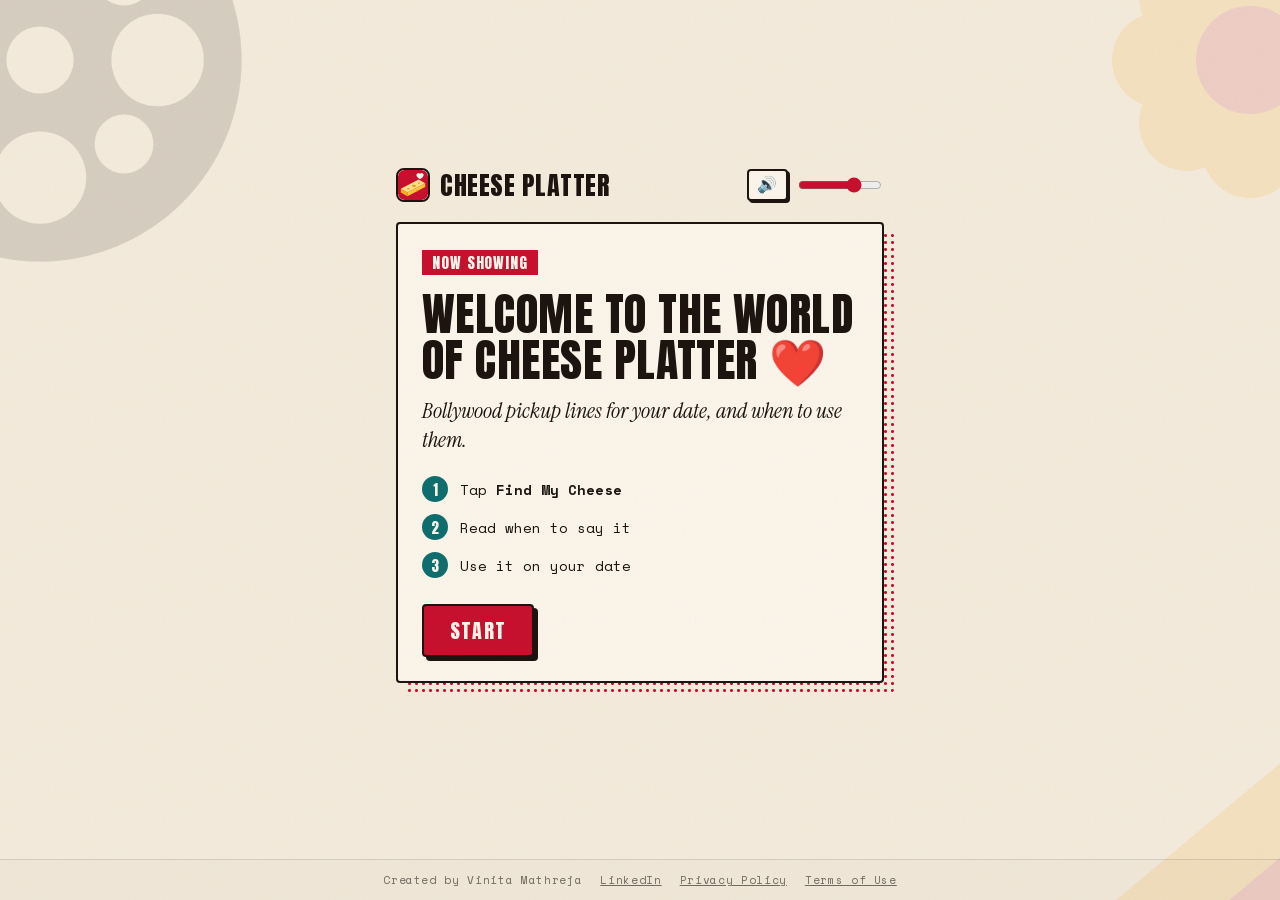
<file: index.html>
<!doctype html>
<html lang="en">
<head>
<meta charset="utf-8">
<meta name="viewport" content="width=device-width, initial-scale=1">
<title>Cheese Platter | Bollywood Pickup Lines for Your Date</title>
<meta name="description" content="Cheese Platter serves 100+ cheesy Bollywood pickup lines and filmy dialogues, with exactly when to use them on a date. Tap Find My Cheese and flirt like it's a Yash Raj film.">
<meta name="keywords" content="Bollywood pickup lines, filmy dialogues, Hindi pickup lines, Hinglish flirting lines, Bollywood dialogues for date, cheesy pickup lines, SRK dialogues, romantic Bollywood lines">
<meta name="author" content="Vinita Mathreja">
<meta name="robots" content="index, follow, max-image-preview:large">
<meta name="theme-color" content="#f4ebdc">
<link rel="canonical" href="https://cheese-platter.vercel.app/">
<link rel="icon" href="/favicon.svg" type="image/svg+xml">
<link rel="icon" href="/favicon-32.png" sizes="32x32" type="image/png">
<link rel="apple-touch-icon" href="/apple-touch-icon.png">

<meta property="og:type" content="website">
<meta property="og:site_name" content="Cheese Platter">
<meta property="og:title" content="Cheese Platter | Bollywood Pickup Lines for Your Date">
<meta property="og:description" content="Tu cheez badi hai mast mast. Tap Find My Cheese for a filmy Bollywood line, and exactly when to drop it on your date.">
<meta property="og:url" content="https://cheese-platter.vercel.app/">
<meta property="og:image" content="https://cheese-platter.vercel.app/og.png">
<meta property="og:image:width" content="1200">
<meta property="og:image:height" content="630">
<meta property="og:image:alt" content="Cheese Platter, Bollywood pickup lines for your date">
<meta name="twitter:card" content="summary_large_image">
<meta name="twitter:title" content="Cheese Platter | Bollywood Pickup Lines for Your Date">
<meta name="twitter:description" content="Tap Find My Cheese for a filmy Bollywood line, and exactly when to drop it on your date.">
<meta name="twitter:image" content="https://cheese-platter.vercel.app/og.png">

<script type="application/ld+json">
{
  "@context": "https://schema.org",
  "@type": "WebApplication",
  "name": "Cheese Platter",
  "alternateName": "Tu Cheez Badi Hai Mast Mast",
  "url": "https://cheese-platter.vercel.app/",
  "description": "A randomizer of 100+ cheesy Bollywood pickup lines and filmy dialogues, each with the movie it's from and when to use it on a date.",
  "applicationCategory": "EntertainmentApplication",
  "operatingSystem": "Any",
  "inLanguage": ["en", "hi"],
  "isAccessibleForFree": true,
  "offers": { "@type": "Offer", "price": "0", "priceCurrency": "USD" },
  "image": "https://cheese-platter.vercel.app/og.png",
  "author": { "@type": "Person", "name": "Vinita Mathreja", "sameAs": ["https://www.linkedin.com/in/vinitamathreja/"] }
}
</script>

<link rel="stylesheet" href="/fonts/fonts.css">
<style>
  :root {
    --paper:#f4ebdc; --paper-hi:#fbf5ea; --ink:#1d1410; --dim:#6b5a4c;
    --red:#c8102e; --saffron:#f29f05; --teal:#0f6e6e;
    --display:"Anton",Impact,"Arial Narrow",sans-serif;
    --serif:"Instrument Serif",Georgia,serif;
    --mono:"Space Mono",ui-monospace,Menlo,monospace;
  }
  * { box-sizing:border-box; }
  html { overflow-x:hidden; }
  body { margin:0; min-height:100vh; background:var(--paper); color:var(--ink); font-family:var(--mono);
         display:flex; flex-direction:column; align-items:center; overflow-x:hidden; }
  /* Paper grain */
  body::after { content:""; position:fixed; inset:0; pointer-events:none; z-index:5; opacity:.06; mix-blend-mode:multiply;
    background-image:url("data:image/svg+xml,%3Csvg xmlns='http://www.w3.org/2000/svg' width='200' height='200'%3E%3Cfilter id='n'%3E%3CfeTurbulence type='fractalNoise' baseFrequency='.85' numOctaves='3' stitchTiles='stitch'/%3E%3C/filter%3E%3Crect width='100%25' height='100%25' filter='url(%23n)'/%3E%3C/svg%3E"); }
  main { flex:1; width:100%; max-width:520px; display:flex; flex-direction:column; justify-content:center; padding:24px 16px 32px; position:relative; z-index:2; }
  [hidden] { display:none !important; }

  .top { display:flex; align-items:center; justify-content:space-between; gap:12px; margin:0 0 20px; }
  .sound { display:flex; align-items:center; gap:8px; }
  .sound button { font:16px/1 system-ui; padding:6px 8px; background:var(--paper-hi); color:var(--ink); box-shadow:2px 2px 0 var(--ink); }
  .sound button:active { transform:translate(2px,2px); box-shadow:none; }
  .sound input { width:84px; accent-color:var(--red); }
  h1 { margin:0; font:400 26px/1 var(--display); letter-spacing:.02em; text-transform:uppercase; display:flex; align-items:center; gap:10px; }
  h1 img { width:34px; height:34px; border:2px solid var(--ink); border-radius:8px; }

  /* isolate: keeps the halftone behind the paper even while the card animates */
  .card { position:relative; isolation:isolate; border-radius:4px; padding:28px 26px 26px; }
  .card::after { content:""; position:absolute; inset:0; z-index:-1; background:var(--paper-hi); border:2px solid var(--ink); border-radius:4px; }
  /* Halftone shadow instead of glow */
  .card::before { content:""; position:absolute; inset:0; transform:translate(10px,10px); z-index:-1; border-radius:4px;
    background:radial-gradient(var(--red) 1.3px, transparent 1.6px) 0 0/7px 7px; }
  .tag { display:inline-block; margin:0; padding:5px 10px 4px; background:var(--red); color:var(--paper-hi);
         font:400 15px/1.1 var(--display); letter-spacing:.06em; text-transform:uppercase; }

  .result { margin:22px 0 24px; min-height:180px; display:flex; flex-direction:column; justify-content:center; }
  .line { margin:0; font:400 clamp(30px,8vw,40px)/1.12 var(--serif); letter-spacing:-.01em; text-wrap:balance; }
  .credit { margin:12px 0 0; font-size:11px; letter-spacing:.2em; text-transform:uppercase; color:var(--dim); }
  .credit:empty, .note[hidden] { display:none; }
  .note { margin:20px 0 0; padding-top:14px; border-top:1px dashed rgba(29,20,16,.35); }
  .note b { display:block; font-size:10px; letter-spacing:.2em; text-transform:uppercase; color:var(--teal); margin-bottom:4px; }
  .note p { margin:0; font-size:13.5px; line-height:1.55; color:var(--dim); }
  .meter { display:flex; align-items:center; gap:8px; margin-top:12px; font-size:10px; letter-spacing:.2em; text-transform:uppercase; color:var(--dim); }
  .meter i { display:block; width:10px; height:10px; border:1.5px solid var(--ink); }
  .meter i.on { background:var(--saffron); }

  .spinning .line { opacity:.4; }
  .spinning .credit, .spinning .note { visibility:hidden; }
  .landed { animation:snap .55s cubic-bezier(.34,1.56,.64,1); }
  @keyframes snap { 0%{transform:translateY(-14px) rotate(-1.5deg)} 100%{transform:none} }

  button { font:400 20px/1 var(--display); letter-spacing:.06em; text-transform:uppercase; cursor:pointer;
           padding:15px 26px 14px; border:2px solid var(--ink); border-radius:4px; background:var(--red); color:var(--paper-hi);
           box-shadow:4px 4px 0 var(--ink); transition:transform .08s, box-shadow .08s; }
  button:active { transform:translate(4px,4px); box-shadow:0 0 0 var(--ink); }
  button:disabled { cursor:progress; }
  button:focus-visible, a:focus-visible, summary:focus-visible { outline:3px solid var(--saffron); outline-offset:3px; }

  /* Splash */
  .splash .title { margin:16px 0 0; font:400 clamp(34px,9vw,46px)/1 var(--display); text-transform:uppercase; letter-spacing:.01em; }
  .splash .lede { margin:14px 0 22px; font:italic 400 22px/1.3 var(--serif); }
  .steps { list-style:none; margin:0 0 26px; padding:0; display:grid; gap:12px; font-size:14px; counter-reset:s; }
  .steps li { display:flex; align-items:center; gap:12px; counter-increment:s; }
  .steps li::before { content:counter(s); flex:none; width:26px; height:26px; display:grid; place-items:center;
                      font:400 15px/1 var(--display); color:var(--paper-hi); background:var(--teal); border-radius:50%; }

  details { margin-top:36px; border-top:2px solid var(--ink); }
  summary { cursor:pointer; padding:14px 0; font:400 18px/1 var(--display); letter-spacing:.04em; text-transform:uppercase; }
  details h2 { font-size:11px; letter-spacing:.2em; text-transform:uppercase; color:var(--red); margin:24px 0 6px; }
  details ul { list-style:none; padding:0; margin:0; }
  details li { padding:10px 0; border-top:1px dashed rgba(29,20,16,.25); font:400 19px/1.3 var(--serif); }

  footer { position:relative; z-index:2; width:100%; border-top:1px solid rgba(29,20,16,.2); background:rgba(29,20,16,.03);
           font-size:11px; letter-spacing:.06em; opacity:.6; padding:12px 16px; }
  footer:hover, footer:focus-within { opacity:1; }
  footer nav { display:flex; flex-wrap:wrap; justify-content:center; gap:4px 18px; }
  footer a { color:inherit; }

  /* Slow, big, mostly offscreen props, never over the content column */
  #deco { position:fixed; inset:0; pointer-events:none; z-index:0; overflow:hidden; }
  #deco svg { position:absolute; opacity:.13; }
  .reel { width:420px; top:-150px; left:-170px; animation:spin 80s linear infinite; }
  .marigold { width:300px; top:-90px; right:-120px; animation:spin 120s linear infinite reverse; }
  .wedge { width:340px; bottom:-110px; right:-120px; transform:rotate(-12deg); }
  @keyframes spin { to { transform:rotate(360deg); } }
  @media (max-width:1000px){ #deco { display:none; } }
  @media (prefers-reduced-motion: reduce){ #deco svg, .landed { animation:none; } }
</style>
</head>
<body>
<div id="deco" aria-hidden="true">
  <svg class="reel" viewBox="0 0 100 100"><circle cx="50" cy="50" r="48" fill="#1d1410"/><circle cx="50" cy="50" r="8" fill="#f4ebdc"/><g fill="#f4ebdc"><circle cx="50" cy="22" r="11"/><circle cx="50" cy="78" r="11"/><circle cx="22" cy="50" r="11"/><circle cx="78" cy="50" r="11"/><circle cx="30" cy="30" r="7"/><circle cx="70" cy="70" r="7"/><circle cx="70" cy="30" r="7"/><circle cx="30" cy="70" r="7"/></g></svg>
  <svg class="marigold" viewBox="0 0 100 100"><g fill="#f29f05"><circle cx="50" cy="20" r="16"/><circle cx="50" cy="80" r="16"/><circle cx="20" cy="50" r="16"/><circle cx="80" cy="50" r="16"/><circle cx="29" cy="29" r="16"/><circle cx="71" cy="71" r="16"/><circle cx="71" cy="29" r="16"/><circle cx="29" cy="71" r="16"/></g><circle cx="50" cy="50" r="18" fill="#c8102e"/></svg>
  <svg class="wedge" viewBox="0 0 64 64"><path d="M6 40 L44 20 L58 28 L20 48 Z" fill="#f29f05"/><path d="M6 40 L20 48 L20 56 L6 48 Z" fill="#1d1410"/><path d="M20 48 L58 28 L58 36 L20 56 Z" fill="#c8102e"/></svg>
</div>

<main>
  <header class="top">
    <h1><img src="/favicon.svg" alt="">Cheese Platter</h1>
    <div class="sound">
      <button id="mute" type="button" aria-pressed="false" aria-label="Mute sound">🔊</button>
      <input id="vol" type="range" min="0" max="1" step="0.05" value="0.7" aria-label="Volume">
    </div>
  </header>

  <section class="card splash" id="splash" aria-labelledby="welcome">
    <p class="tag">Now showing</p>
    <h2 class="title" id="welcome">Welcome to the world of Cheese Platter ❤️</h2>
    <p class="lede">Bollywood pickup lines for your date, and when to use them.</p>
    <ol class="steps">
      <li><span>Tap <b>Find My Cheese</b></span></li>
      <li>Read when to say it</li>
      <li>Use it on your date</li>
    </ol>
    <button id="start">Start</button>
  </section>

  <div id="app" hidden>
  <div class="card" id="card">
    <h2 class="tag">Tu Cheez Badi Hai Mast Mast</h2>
    <div class="result" id="result" aria-live="polite">
      <p class="line" id="line">Your cheese is waiting.</p>
      <p class="credit" id="credit"></p>
      <div class="note" id="note" hidden>
        <b id="label">When to use it</b>
        <p id="when"></p>
        <div class="meter" id="meter"></div>
      </div>
    </div>
    <button id="next">Find My Cheese</button>
  </div>

  <details>
    <summary>See the whole platter</summary>
    <div id="platter">
      <h2>Iconic flirting lines</h2>
      <ul>
        <li data-m="Dilwale Dulhania Le Jayenge" data-w="Vibe: Charming, playful, and unapologetically filmy.">Bade bade deshon mein aisi chhoti chhoti baatein hoti rehti hain, Senorita.</li>
        <li data-m="Dilwale Dulhania Le Jayenge" data-w="Vibe: Flirty confidence. Best delivered with a cheeky grin.">Agar woh mujhse pyaar karti hai, toh palat ke dekhegi… palat!</li>
        <li data-m="Kuch Kuch Hota Hai" data-w="Vibe: Sweet, subtle, and perfect when friendship starts feeling like something more.">Pyaar dosti hai.</li>
        <li data-m="Hasee Toh Phasee" data-w="Vibe: Quirky, geeky, and for someone who appreciates a clever line.">Socho main idea hoti aur tum technology… hamari patang kya mast udti na!</li>
      </ul>

      <h2>SRK level romantic lines</h2>
      <ul>
        <li data-m="Kal Ho Naa Ho" data-w="Vibe: Intense, heartfelt, and slightly dangerous if you're trying to play it cool.">Pyaar toh bahut log karte hain, lekin mere jaisa pyaar koi nahi kar sakta.</li>
        <li data-m="Mohabbatein" data-w="Vibe: Old school romance, delivered with complete sincerity.">Mohabbat mein shartein nahi hoti.</li>
      </ul>

      <h2>Bold, cheeky &amp; slightly cheesy</h2>
      <ul>
        <li data-m="2 States" data-w="Vibe: Personal, cheeky, and much better than a generic you're beautiful.">Tumhare gaal ke til pe dil aa gaya hai mera.</li>
        <li data-m="Jab We Met" data-w="Vibe: Playful philosophy with a little romantic chaos.">Jab koi pyaar mein hota hai, toh koi sahi galat nahi hota.</li>
        <li data-m="Yeh Jawaani Hai Deewani" data-w="Vibe: Flirtation with a confession hiding underneath.">Tum samajhti kyun nahi? Agar main tumhare saath do minute aur raha, toh mujhe tumse pyaar ho jayega.</li>
      </ul>

      <h2>Bollywood lines you can actually text</h2>
      <ul>
        <li data-m="Original, inspired by Bollywood" data-w="The SRK fan.">Tum meri life mein aise aaye ho jaise interval ke baad movie interesting ho jaati hai.</li>
        <li data-m="Original, inspired by Bollywood" data-w="The playful flirt.">Tum Simran ho ya nahi, par mera dil toh Raj banne ki acting kar raha hai.</li>
        <li data-m="Original, inspired by Bollywood" data-w="The cheesy one.">Tumse baat karna meri favourite film hai. Bas problem yeh hai ki iska next episode kab aayega, pata nahi.</li>
        <li data-m="Original, inspired by Bollywood" data-w="The modern romantic.">Mujhe tumhara number nahi, tumhari life mein recurring role chahiye.</li>
        <li data-m="Original, inspired by Bollywood" data-w="The confident one.">Tumhari smile ka trailer dekh liya. Ab full movie dekhne ka mann hai.</li>
        <li data-m="Original, inspired by Bollywood" data-w="The WhatsApp flirt.">Tum online aate ho toh mera dil background mein romantic music bajane lagta hai.</li>
      </ul>

      <h2>The over the top classics (pure cheese)</h2>
      <ul>
        <li data-m="Pakeezah" data-w="Deliver this deadpan when they complain about their feet hurting.">Aapke paon dekhe, bahut haseen hain. Inhe zameen par mat utariyega, maile ho jayenge.</li>
        <li data-m="Hum Dil De Chuke Sanam" data-w="The absolute classic for maintaining intense eye contact.">Agar tum mujhe aise hi dekhte rahe, toh mujhe tumse pyaar ho jayega.</li>
      </ul>

      <h2>The Bollywood tashan (full attitude)</h2>
      <ul>
        <li data-m="Dhadkan" data-w="Say this with completely exaggerated, melodramatic intensity right before leaving.">Tum mujhe bhool jao yeh haq main tumhe nahi doongi.</li>
        <li data-m="Anand" data-w="A dramatic way to suggest extending the date.">Babu moshai, zindagi badi honi chahiye, lambi nahi… aur aaj ki raat toh bilkul choti nahi honi chahiye.</li>
      </ul>

      <h2>Short, sweet &amp; highly filmy</h2>
      <ul>
        <li data-m="Ghulam" data-w="The ultimate retro 90s invitation to go anywhere.">Aati kya Khandala?</li>
        <li data-m="Dil To Pagal Hai" data-w="Use this completely unironically, even if, and especially if, that is not your name.">Rahul, naam toh suna hoga?</li>
      </ul>

      <h2>Meta Bollywood (breaking the 4th wall)</h2>
      <ul>
        <li data-m="Meta Bollywood" data-w="Breaking the 4th wall.">Agar hum kisi Karan Johar ki film mein hote, toh abhi background mein violin baj raha hota aur hawa chal rahi hoti.</li>
        <li data-m="Meta Bollywood" data-w="Breaking the 4th wall.">Let's skip the boring stuff and fast forward to our choreographed dance sequence.</li>
        <li data-m="Meta Bollywood" data-w="Breaking the 4th wall.">Kya tum Yash Raj ki script ho? Kyunki tumhara budget aur looks dono high lag rahe hain.</li>
      </ul>

      <h2>The confident &amp; cheeky openers</h2>
      <ul>
        <li data-m="Jab We Met" data-w="Scenario: When you first sit down, lock eyes, and catch him smiling at you.">Aap convince ho gaye, ya main thoda aur try karun?</li>
        <li data-m="2 States" data-w="Scenario: Drop this completely deadpan the second he does something highly attractive, like ordering your exact favorite drink or pulling out your chair.">Tumse shaadi karne ke liye mujhe kya karna padega?</li>
        <li data-m="Dil To Pagal Hai" data-w="Scenario: When he walks into the cafe looking exceptionally sharp and you greet him.">Kya tum vahi ho jiske baare mein main hamesha sochti hoon?</li>
        <li data-m="Jab We Met (Tweaked)" data-w="Scenario: When he gives you a compliment on your outfit or your vibe.">Main apni favorite hoon… aur ab lagta hai tumhari bhi banne wali hoon.</li>
        <li data-m="Khoobsurat (Tweaked)" data-w="Scenario: A smooth, flattering greeting as soon as he sits at the table.">Tum hamesha aise hi handsome the, ya aaj kuch khaas try kiya hai?</li>
        <li data-m="Dil To Pagal Hai" data-w="Scenario: Say this with exaggerated melodrama when he agrees to share his fries with you.">Mujhe yakeen hai ki main sirf isliye janmi hoon ki tumse pyaar kar sakun.</li>
        <li data-m="Kabhi Khushi Kabhie Gham (Tweaked)" data-w="Scenario: When he takes his jacket off or smiles warmly at you.">Tumhe koi haq nahi banta ki tum itne handsome lago. Not fair.</li>
        <li data-m="Kabhi Khushi Kabhie Gham" data-w="Scenario: If he gets momentarily distracted by the waiter and looks away from you.">Kaun hai yeh jisne mud ke mujhe nahi dekha?</li>
        <li data-m="Hasee Toh Phasee" data-w="Scenario: When you both instantly agree on a very niche topic or a controversial opinion.">Tum oxygen aur main double hydrogen… hamari chemistry ekdum pani ki tarah hai.</li>
        <li data-m="Chennai Express (Tweaked)" data-w="Scenario: Playfully explaining why you ended up matching with him on a dating app.">Main yahan pe aayi nahi hoon, mujhe laya gaya hai… by destiny.</li>
      </ul>

      <h2>The sassy, playful banter</h2>
      <ul>
        <li data-m="Dil To Pagal Hai (Tweaked)" data-w="Scenario: If he formally introduces himself, use this regardless of his actual name.">Rahul, naam toh suna hoga? Or should I just call you mine?</li>
        <li data-m="Maine Pyar Kiya" data-w="Scenario: When he apologizes for being two minutes late or thanks you for a compliment.">Dosti ka ek usool hai, no sorry, no thank you.</li>
        <li data-m="Deewaar (Tweaked)" data-w="Scenario: When bantering about who is going to pay the bill.">Main aaj bhi phenke hue paise nahi uthati… unless you're buying the next round.</li>
        <li data-m="Heropanti" data-w="Scenario: If he complains about the spice level of the food or the distance to the next bar.">Chhoti bacchi ho kya?</li>
        <li data-m="Damini (Tweaked)" data-w="Scenario: If you guys talked online for weeks before he finally planned the date.">Tareekh pe tareekh, tareekh pe tareekh… finally you asked me out.</li>
        <li data-m="Shahenshah (Tweaked)" data-w="Scenario: Establishing playful dominance when picking where to go for dessert.">Rishte mein toh hum tumhare baap lagte hain… par I'll let you lead this date.</li>
        <li data-m="Sholay" data-w="Scenario: If he admits he has never seen your favorite movie or eaten your favorite food.">Isse bada crime toh humne dekha hi nahi.</li>
        <li data-m="Don (Tweaked)" data-w="Scenario: When he asks if he's successfully winning you over.">Don ko pakadna mushkil hi nahi, namumkin hai… but you're doing a good job.</li>
      </ul>

      <h2>Navigating food, drinks &amp; the bill</h2>
      <ul>
        <li data-m="Mr. &amp; Mrs. Khiladi (Tweaked)" data-w="Scenario: When the appetizers arrive and you want to keep the flirting light.">Jab tak samose mein aaloo rahega, mera interest tumme rahega.</li>
        <li data-m="Devdas (Tweaked)" data-w="Scenario: When clinking glasses for the first toast of the evening.">Kaun kambakht bardaasht karne ko peeta hai? Main toh tumhe aur enjoy karne ke liye peeti hoon.</li>
        <li data-m="Singham" data-w="Scenario: Give a mock serious glare if he tries to steal a bite of your dessert without asking.">Aata majhi satakli.</li>
        <li data-m="Damini (Tweaked)" data-w="Scenario: Reaching your hand across the table playfully.">Ye dhai kilo ka haath nahi, mera chota sa haath hai… hold it?</li>
        <li data-m="Karan Arjun (Tweaked)" data-w="Scenario: Staring longingly at the kitchen when you're both starving.">Mere Karan Arjun aayenge… aur mera pasta bhi.</li>
        <li data-m="Bajirao Mastani (Tweaked)" data-w="Scenario: Fiercely and dramatically defending your main course.">Aap humse humari zindagi maang lete hum aapko khushi khushi de dete… par mera pizza nahi.</li>
        <li data-m="Hera Pheri" data-w="Scenario: Whispering this jokingly with a straight face when the check arrives.">Paisa laya?</li>
        <li data-m="Singham" data-w="Scenario: Sliding the cocktail menu over to him to pick the second round.">Aali re aali, aata tujhi baari aali.</li>
        <li data-m="Ram Leela" data-w="Scenario: When deciding if you both should split a really decadent dessert.">Dono taraf se aag barabar lagi honi chahiye.</li>
        <li data-m="Kuch Kuch Hota Hai (Tweaked)" data-w="Scenario: Convincing him to break his diet for the night.">Hum ek baar jeete hain, ek baar marte hain… so let's order the chocolate cake.</li>
        <li data-m="Mr. India" data-w="Scenario: A satisfied sign off when he pays the bill or opens the door for you.">Mogambo khush hua.</li>
      </ul>

      <h2>Sweeping him off his feet</h2>
      <ul>
        <li data-m="Yeh Jawaani Hai Deewani" data-w="Scenario: Lock eyes, say this casually, and immediately take a sip of your drink.">Tumhari smile kitni dangerous hai pata hai? Mere paas dil hota na, teri smile pe pakka aa jaata.</li>
        <li data-m="Yeh Jawaani Hai Deewani (Tweaked)" data-w="Scenario: A great compliment to drop mid conversation when he is talking passionately about something.">Tum pehle bhi itne hi handsome the ya waqt ne kiya koi haseen sitam?</li>
        <li data-m="Om Shanti Om" data-w="Scenario: A cheeky way to admit you were the one who liked his profile first or double texted.">Itni shiddat se maine tumhe paane ki koshish ki hai, ki har zarre ne mujhe tumse milane ki saazish ki hai.</li>
        <li data-m="Aashiqui 2" data-w="Scenario: Use this highly dramatically when he fixes a minor problem, like getting the waiter's attention.">Tumhare ishq se bani hoon main… pehle zinda thi, ab jee rahi hoon main.</li>
        <li data-m="Gully Boy" data-w="Scenario: Spoken softly and genuinely on a late night drive or while holding coffee cups.">Tere bina kisi cheez mein mauj nahi… na chai mein, na life mein.</li>
        <li data-m="Dil Chahta Hai" data-w="Scenario: When he reveals a slightly nerdy, quirky hobby or a guilty pleasure he was shy about.">Koi pyaar kare toh tumse kare, tum jaise ho waise kare.</li>
        <li data-m="Bajirao Mastani (Tweaked)" data-w="Scenario: When he promises he knows a great hidden spot for after dinner drinks.">Cheete ki chaal, baaz ki nazar, aur tumhari choice par sandeh nahi karte.</li>
        <li data-m="Pakeezah (Tweaked)" data-w="Scenario: When he suggests walking a long distance in the heat or cold to the next location.">Aapke paon dekhe, bahut haseen hain. Inhe zameen par mat utariyega, let's take a cab.</li>
        <li data-m="Kuch Kuch Hota Hai" data-w="Scenario: When he does something small but chivalrous, like pulling out your chair or shielding you from traffic.">Kuch kuch hota hai… tum nahi samjhoge.</li>
        <li data-m="Kick (Tweaked)" data-w="Scenario: When he asks a deep, probing question about your personality.">Hum dosti mein aate hain, samajh mein nahi.</li>
        <li data-m="Baazigar" data-w="Scenario: When you deliberately let him win a playful, meaningless argument.">Kabhi kabhi jeetne ke liye kuch haarna bhi padta hai, aur haar kar jeetne wale ko baazigar kehte hain.</li>
        <li data-m="Dilwale Dulhania Le Jayenge (Tweaked)" data-w="Scenario: When convincing him to be spontaneous and go to a random spot after dinner.">Jaa Simran jaa, jee le apni zindagi… mere saath.</li>
      </ul>

      <h2>Leaving a mark (the end of the night)</h2>
      <ul>
        <li data-m="Anand (Tweaked)" data-w="Scenario: Smoothly suggesting you extend the night instead of going home.">Babu moshai, zindagi badi honi chahiye, lambi nahi… aur yeh date bhi.</li>
        <li data-m="Dhadkan" data-w="Scenario: Whisper this intensely right before you hug him goodbye.">Main tumhe bhool jaon yeh ho nahi sakta, aur tum mujhe bhool jao yeh main hone nahi doongi.</li>
        <li data-m="Om Shanti Om" data-w="Scenario: When he asks if you want to call it a night, but you want to grab ice cream.">Picture abhi baaki hai mere dost.</li>
        <li data-m="Dilwale Dulhania Le Jayenge" data-w="Scenario: Say this audibly to yourself as he walks you to your cab and turns back around to look at you.">Palat… Palat… Palat.</li>
        <li data-m="Deewaar" data-w="Scenario: When you finally tell him that you had a great time and would love to see him again.">Aaj khush toh bahut hoge tum.</li>
        <li data-m="Jazbaa" data-w="Scenario: A dramatic, funny text to send him exactly 10 minutes after the date ends.">Mohabbat hai is liye jaane diya, zidd hoti toh baahon mein hoti.</li>
        <li data-m="Karan Arjun (Tweaked)" data-w="Scenario: Looking back over your shoulder with a smirk as you walk away.">Main wapas aaoongi.</li>
        <li data-m="Kaalia (Tweaked)" data-w="Scenario: When deciding exactly where to part ways on the street.">Hum jahan khade hote hain, date wahi pe khatam hoti hai.</li>
        <li data-m="Maine Pyar Kiya (Tweaked)" data-w="Scenario: A sweet, slightly bossy way to ensure he messages you to say he got home safe.">Dosti ki hai, nibhani toh padegi… text me when you reach.</li>
        <li data-m="Amar Prem (Tweaked)" data-w="Scenario: A sarcastic, confident closer right before you get into your Uber.">Pushpa, I hate tears… so don't cry because the date is over.</li>
        <li data-m="Kalicharan (Tweaked)" data-w="Scenario: When he asks for your number or socials at the end of the night.">Sara shehar mujhe [Your Name] ke naam se jaanta hai.</li>
      </ul>

      <h2>Witty comebacks &amp; playful banter</h2>
      <ul>
        <li data-m="Andaz Apna Apna" data-w="When to use it: Deliver this with extreme sarcasm when he does the absolute bare minimum, like successfully pouring water without spilling it.">Aap purush hi nahi, mahapurush hain!</li>
        <li data-m="Phir Hera Pheri" data-w="When to use it: When he sends a highly dramatic text complaining about how tired he is or exaggerates a minor inconvenience.">50 rupya kaat overacting ka.</li>
        <li data-m="Welcome" data-w="When to use it: Whisper this audibly to yourself when you are trying not to laugh at a terrible joke he just made, or when you are trying to hide your excitement.">Control Uday, control.</li>
        <li data-m="Phir Hera Pheri" data-w="When to use it: When he accidentally reveals an inside joke in front of other people, or speaks too loudly about a surprise.">Zor zor se bolke logon ko schemein bata de.</li>
        <li data-m="Gangs of Wasseypur" data-w="When to use it: Playful, deadpan teasing when he struggles with a simple task, like opening a jar, fixing a typo, or losing a casual bet to you.">Tumse na ho payega.</li>
        <li data-m="Hera Pheri" data-w="When to use it: Utter this in mock despair when you are third wheeling with him and a friend, or when he says something exceptionally cheesy.">Utha le re baba, utha le… mere ko nahi, in dono ko utha le.</li>
        <li data-m="3 Idiots" data-w="When to use it: When he actually manages to solve a problem for you, like fixing a glitch on your phone or finding the perfect place for dinner.">Jahanpanah! Tussi great ho, tohfa qubool karo!</li>
        <li data-m="Jab We Met" data-w="When to use it: Drop this completely out of nowhere if he does something highly domestic, like cooking a great meal or folding a blanket perfectly.">Bachpan se hi na, mujhe shaadi karne ka bada craze hai, by God.</li>
        <li data-m="Hera Pheri" data-w="When to use it: When you do something incredibly clumsy (like tripping over your own feet) and want to play it off as an intentional power move.">Yeh Baburao ka style hai.</li>
        <li data-m="Munna Bhai M.B.B.S." data-w="When to use it: If you walk into a ridiculously tiny cafe or bar on a date, or if he shows you a cramped apartment.">Bhai, ye room toh shuru hote hi khatam ho gaya.</li>
        <li data-m="Andaz Apna Apna" data-w="When to use it: When you are trying to playfully intimidate him into giving you the last slice of pizza.">Crime Master Gogo naam hai mera, aankhein nikal ke gotiyan khelta hoon.</li>
        <li data-m="Munna Bhai M.B.B.S." data-w="When to use it: When he is mildly stressing out about work or a minor deadline, and you want to offer terrible but supportive advice.">Tension lene ka nahi, sirf dene ka.</li>
        <li data-m="Andaz Apna Apna" data-w="When to use it: When you unapologetically steal a sip of his drink or a bite of his food because you didn't want to order your own.">Do dost ek pyale mein chai piyenge, isse dosti badhti hai.</li>
        <li data-m="3 Idiots" data-w="When to use it: When looking at the ridiculously overpriced menu at a fancy restaurant he brought you to.">Paneer toh beta, kuch dino mein sonaar ki dukaan mein bikega.</li>
        <li data-m="Andaz Apna Apna" data-w="When to use it: When you are playfully arguing over who is right about a random fact and you want to drop a chaotic mic drop.">Teja main hoon, mark idhar hai!</li>
      </ul>

      <h2>More comedy gold</h2>
      <ul>
        <li data-m="Phir Hera Pheri" data-w="When to use it: When that 1:30 AM Swiggy order finally arrives and you are both absolutely starving.">Abhi maza aayega na bhidu.</li>
        <li data-m="Hera Pheri" data-w="When to use it: When he playfully complains about you overthinking an AI prompt, tweaking an app design for the hundredth time, or being overly meticulous about something small.">Main kya karu phir? Job chhod du?</li>
        <li data-m="Phir Hera Pheri" data-w="When to use it: When he tries to act tough or protective but immediately gets startled by a bug or a loud noise.">Kya gunda banega re tu.</li>
        <li data-m="Phir Hera Pheri" data-w="When to use it: If he gets distracted looking at you and accidentally bumps into a table or fumbles his words.">Aurat ka chakkar babu bhaiya, aurat ka chakkar.</li>
        <li data-m="Munna Bhai M.B.B.S." data-w="When to use it: When you decisively pick the restaurant or the movie for the night and refuse to take no for an answer.">Bhai ne bola karne ka, to karne ka.</li>
        <li data-m="Vivah" data-w="When to use it: When he's been talking nonstop trying to impress you, and you smoothly slide a glass of water across the table to him.">Jal lijiye… thak gaye honge.</li>
        <li data-m="Race 3" data-w="When to use it: When a waiter interrupts a deep conversation, or if he asks a cheeky, overly intrusive question and you want to dodge it hilariously.">Our business is our business, none of your business.</li>
        <li data-m="PK" data-w="When to use it: When he keeps changing the dinner plans or the meeting time at the very last minute.">Hum koi mandir ka ghanta hai ki koi bhi aake baja jata hai?</li>
        <li data-m="Kabhi Khushi Kabhie Gham" data-w="When to use it: When a sarcastic comment lands a bit too hard and you need to backtrack with maximum Poo energy.">It's a joke, it's a joke!</li>
        <li data-m="Nagina (and general pop culture)" data-w="When to use it: A spooky, deadpan, and hilarious way to invite him over to your place for the next date.">Aao kabhi haveli pe.</li>
        <li data-m="Phir Hera Pheri" data-w="When to use it: When he suggests watching a horror movie, or when he tries a really bold, direct pickup line on you.">Mereko to aisa dhak dhak horela hai.</li>
        <li data-m="Welcome" data-w="When to use it: When he asks if you need anything else from the menu or if you are comfortable.">Bhagwan ka diya sab kuch hai, daulat hai, shauhrat hai, izzat hai…</li>
        <li data-m="Masaan" data-w="When to use it: When the waiter returns to the table to inform you that your favorite dessert is out of stock.">Saala ye dukh kaahe khatam nahi hota be.</li>
        <li data-m="Andaz Apna Apna" data-w="When to use it: When he asks a painfully obvious question and you reply with complete, unwavering nonsense.">Main teja hoon kyunki mera naam bhi teja hai.</li>
        <li data-m="Damini" data-w="When to use it: If it took you guys weeks of texting and rescheduling to finally pin down an actual date and time.">Tareekh pe tareekh, tareekh pe tareekh…</li>
        <li data-m="Sholay" data-w="When to use it: When he's been rambling adorably about a very specific topic for five minutes straight and you just want to playfully break his train of thought.">Tumhara naam kya hai Basanti?</li>
        <li data-m="Khatta Meetha" data-w="When to use it: When he gives an unsolicited fun fact about the movie you are watching together.">Puchha kisine? Kisine nahi pucha!</li>
        <li data-m="Welcome" data-w="When to use it: When he asks you a secret about your past or how you always manage to win at a specific game.">Ye raaz bhi ussi ke saath chala gaya.</li>
        <li data-m="Jolly LLB" data-w="When to use it: While people watching at a cafe and observing someone nearby do something completely bizarre.">Kaun hai ye log? Kahan se aate hain ye?</li>
        <li data-m="Queen" data-w="When to use it: Being overly dramatic about a minor inconvenience, like spilling a drop of coffee or dropping a fry.">Mera to itna life kharab ho gaya.</li>
        <li data-m="Piku" data-w="When to use it: Making a philosophical, slightly gross joke when debating whether you should order that extremely heavy, spicy dish.">Insaan ka motion uska emotion ke saath juda hota hai.</li>
        <li data-m="Chup Chup Ke" data-w="When to use it: When he starts trying to guess the twist or what happens next in the movie you are watching.">Chup bilkul chup!</li>
        <li data-m="Bhool Bhulaiyaa" data-w="When to use it: When he shows up exactly five minutes late and you want to playfully guilt trip him as soon as he sits down.">Aapne jaldi aane ka kasht kyu kiya?</li>
        <li data-m="Dabangg" data-w="When to use it: When you are playfully threatening to beat him at a board game or an arcade game on the date.">Hum tum mein itne ched karenge ki confuse ho jaoge…</li>
        <li data-m="Kick" data-w="When to use it: The perfect mic drop parting line when you step out of his car or hop into your cab, leaving him completely amused.">Mere baare mein itna mat sochna, dil mein aata hoon, samajh mein nahi.</li>
      </ul>
    </div>
  </details>
  </div>
</main>

<footer>
  <nav>
    <span>Created by Vinita Mathreja</span>
    <a href="https://www.linkedin.com/in/vinitamathreja/" target="_blank" rel="noopener me">LinkedIn</a>
    <a href="/privacy">Privacy Policy</a>
    <a href="/terms">Terms of Use</a>
  </nav>
</footer>

<script>
const $ = id => document.getElementById(id);
const rand = (a,b) => Math.random()*(b-a)+a;
const reduced = matchMedia("(prefers-reduced-motion: reduce)").matches;

// Sound: Web Audio blips, no files to load.
let ctx;
function tone(freq, start, len, type = "triangle", vol = .12) {
  if (!vol) return;
  const o = ctx.createOscillator(), g = ctx.createGain();
  o.type = type; o.frequency.value = freq;
  g.gain.setValueAtTime(vol, ctx.currentTime + start);
  g.gain.exponentialRampToValueAtTime(.0001, ctx.currentTime + start + len);
  o.connect(g).connect(ctx.destination);
  o.start(ctx.currentTime + start); o.stop(ctx.currentTime + start + len + .02);
}
const tick = () => tone(rand(900,1300), 0, .05, "square", .04 * level());

// Landing sound: a random clip, shuffled so it doesn't repeat until all have played.
const CLIPS = ["abhi-maza","duck","indian-song","khopdi-tod","kuch-to-gadbad","laugh","proper-patola","quack","romance"];
let clipDeck = [], clip;
function playClip() {
  if (!clipDeck.length) clipDeck = CLIPS.slice().sort(() => Math.random() - .5);
  clip = new Audio(`/sounds/${clipDeck.pop()}.mp3`);
  clip.volume = level();
  clip.play().catch(() => {});
}
const stopClip = () => clip && clip.pause();

// Mute + volume, remembered per browser when storage is available.
const vol = $("vol"), mute = $("mute");
try { const v = localStorage.getItem("cp-vol"); if (v !== null) vol.value = v; mute.setAttribute("aria-pressed", localStorage.getItem("cp-muted") === "1"); } catch {}
const muted = () => mute.getAttribute("aria-pressed") === "true";
const level = () => muted() ? 0 : +vol.value;
function syncSound() {
  mute.textContent = muted() || +vol.value === 0 ? "🔇" : "🔊";
  mute.setAttribute("aria-label", muted() ? "Unmute sound" : "Mute sound");
  if (clip) clip.volume = level();
  try { localStorage.setItem("cp-vol", vol.value); localStorage.setItem("cp-muted", muted() ? "1" : "0"); } catch {}
}
mute.addEventListener("click", () => { mute.setAttribute("aria-pressed", !muted()); syncSound(); });
vol.addEventListener("input", () => { if (muted() && +vol.value > 0) mute.setAttribute("aria-pressed", "false"); syncSound(); });
syncSound();

// The platter list is the single source of lines.
const LINES = [...document.querySelectorAll("#platter li")].map(li => ({
  line: li.textContent.trim(), movie: li.dataset.m, when: li.dataset.w
}));
let deck = [];
const draw = () => (deck.length ? deck : (deck = LINES.slice().sort(() => Math.random() - .5))).pop();

// Stable 6 to 10 score per line, so a line always gets the same cheesiness.
const cheesiness = s => 6 + [...s].reduce((h, c) => (h * 31 + c.charCodeAt(0)) >>> 0, 7) % 5;

function show(p) {
  $("line").textContent = p.line;
  $("credit").textContent = p.movie;
  const m = p.when.match(/^(Vibe|Scenario|When to use it):\s*/);
  $("label").textContent = m ? m[1] : "When to use it";
  $("when").textContent = (m ? p.when.slice(m[0].length) : p.when) + " 🧀";
  const n = cheesiness(p.line);
  $("meter").innerHTML = "Cheesiness " + Array.from({length:10}, (_, i) => `<i class="${i < n ? "on" : ""}"></i>`).join("") + ` ${n}/10`;
  $("note").hidden = false;
}

$("start").addEventListener("click", () => { $("splash").hidden = true; $("app").hidden = false; scrollTo(0, 0); });

const btn = $("next"), result = $("result"), card = $("card");
btn.addEventListener("click", () => {
  ctx ||= new (window.AudioContext || window.webkitAudioContext)();
  const pick = draw();
  stopClip();
  const land = () => {
    result.classList.remove("spinning"); show(pick); playClip(); btn.disabled = false;
    card.classList.remove("landed"); void card.offsetWidth; card.classList.add("landed");
  };
  if (reduced) return land();
  btn.disabled = true;
  result.classList.add("spinning");
  // Slot-machine slowdown: 16 flips, each gap a little longer.
  let t = 0;
  for (let i = 0; i < 16; i++) {
    t += 35 + i * i * .9;
    setTimeout(() => { $("line").textContent = LINES[(Math.random()*LINES.length)|0].line; tick(); }, t);
  }
  setTimeout(land, t + 120);
});
</script>
</body>
</html>
</file>
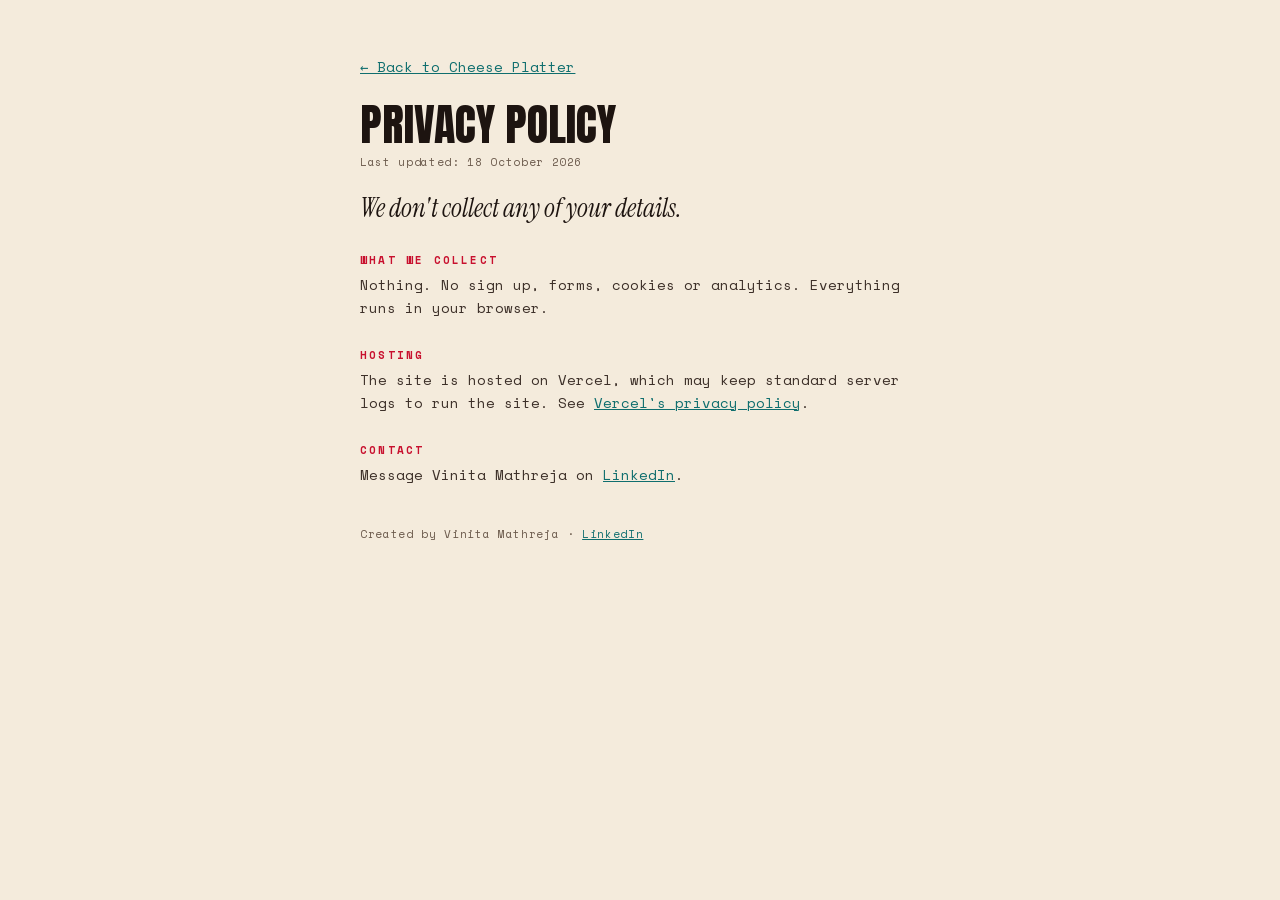
<file: privacy.html>
<!doctype html>
<html lang="en">
<head>
<meta charset="utf-8">
<meta name="viewport" content="width=device-width, initial-scale=1">
<title>Privacy Policy | Cheese Platter</title>
<meta name="description" content="Cheese Platter does not collect, store or share any personal details.">
<link rel="canonical" href="https://cheese-platter.vercel.app/privacy">
<link rel="icon" href="/favicon.svg" type="image/svg+xml">
<meta name="theme-color" content="#f4ebdc">
<link rel="stylesheet" href="/fonts/fonts.css">
<style>
  body { margin:0; background:#f4ebdc; color:#1d1410; font-family:"Space Mono",ui-monospace,Menlo,monospace; padding:16px; }
  main { max-width:560px; margin:40px auto; }
  h1 { font:400 44px/1 "Anton",Impact,sans-serif; text-transform:uppercase; margin:24px 0 8px; }
  h2 { font-size:11px; letter-spacing:.2em; text-transform:uppercase; color:#c8102e; margin:28px 0 6px; }
  p { margin:0 0 8px; font-size:14px; line-height:1.6; color:#3d3029; }
  .lede { font:italic 400 26px/1.25 "Instrument Serif",Georgia,serif; color:#1d1410; margin:20px 0 0; }
  a { color:#0f6e6e; } .meta { color:#6b5a4c; font-size:11px; letter-spacing:.06em; }
  a:focus-visible { outline:3px solid #f29f05; outline-offset:3px; }
</style>
</head>
<body>
<main>
<p><a href="/">← Back to Cheese Platter</a></p>
<h1>Privacy Policy</h1>
<p class="meta">Last updated: 18 October 2026</p>
<p class="lede">We don't collect any of your details.</p>
<h2>What we collect</h2>
<p>Nothing. No sign up, forms, cookies or analytics. Everything runs in your browser.</p>
<h2>Hosting</h2>
<p>The site is hosted on Vercel, which may keep standard server logs to run the site. See <a href="https://vercel.com/legal/privacy-policy" rel="noopener">Vercel's privacy policy</a>.</p>
<h2>Contact</h2>
<p>Message Vinita Mathreja on <a href="https://www.linkedin.com/in/vinitamathreja/" rel="noopener">LinkedIn</a>.</p>
<p class="meta" style="margin-top:40px">Created by Vinita Mathreja · <a href="https://www.linkedin.com/in/vinitamathreja/" rel="noopener me">LinkedIn</a></p>
</main>
</body>
</html>
</file>
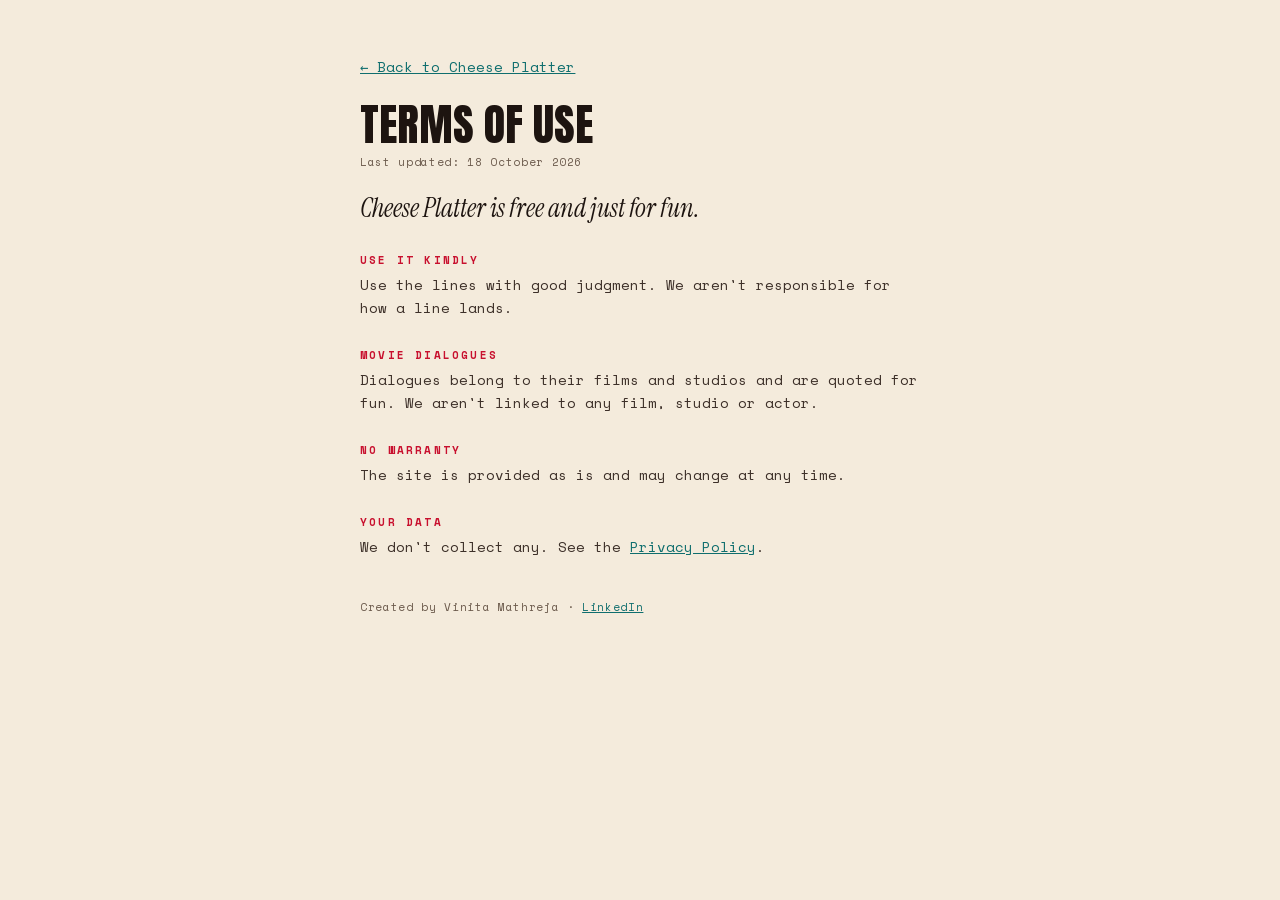
<file: terms.html>
<!doctype html>
<html lang="en">
<head>
<meta charset="utf-8">
<meta name="viewport" content="width=device-width, initial-scale=1">
<title>Terms of Use | Cheese Platter</title>
<meta name="description" content="The terms for using Cheese Platter, a free Bollywood pickup line randomizer.">
<link rel="canonical" href="https://cheese-platter.vercel.app/terms">
<link rel="icon" href="/favicon.svg" type="image/svg+xml">
<meta name="theme-color" content="#f4ebdc">
<link rel="stylesheet" href="/fonts/fonts.css">
<style>
  body { margin:0; background:#f4ebdc; color:#1d1410; font-family:"Space Mono",ui-monospace,Menlo,monospace; padding:16px; }
  main { max-width:560px; margin:40px auto; }
  h1 { font:400 44px/1 "Anton",Impact,sans-serif; text-transform:uppercase; margin:24px 0 8px; }
  h2 { font-size:11px; letter-spacing:.2em; text-transform:uppercase; color:#c8102e; margin:28px 0 6px; }
  p { margin:0 0 8px; font-size:14px; line-height:1.6; color:#3d3029; }
  .lede { font:italic 400 26px/1.25 "Instrument Serif",Georgia,serif; color:#1d1410; margin:20px 0 0; }
  a { color:#0f6e6e; } .meta { color:#6b5a4c; font-size:11px; letter-spacing:.06em; }
  a:focus-visible { outline:3px solid #f29f05; outline-offset:3px; }
</style>
</head>
<body>
<main>
<p><a href="/">← Back to Cheese Platter</a></p>
<h1>Terms of Use</h1>
<p class="meta">Last updated: 18 October 2026</p>
<p class="lede">Cheese Platter is free and just for fun.</p>
<h2>Use it kindly</h2>
<p>Use the lines with good judgment. We aren't responsible for how a line lands.</p>
<h2>Movie dialogues</h2>
<p>Dialogues belong to their films and studios and are quoted for fun. We aren't linked to any film, studio or actor.</p>
<h2>No warranty</h2>
<p>The site is provided as is and may change at any time.</p>
<h2>Your data</h2>
<p>We don't collect any. See the <a href="/privacy">Privacy Policy</a>.</p>
<p class="meta" style="margin-top:40px">Created by Vinita Mathreja · <a href="https://www.linkedin.com/in/vinitamathreja/" rel="noopener me">LinkedIn</a></p>
</main>
</body>
</html>
</file>
<file: fonts/fonts.css>
@font-face{font-family:'Anton';font-style:normal;font-weight:400;font-display:swap;src:url(/fonts/Anton-400.woff2) format('woff2')}
@font-face{font-family:'Instrument Serif';font-style:italic;font-weight:400;font-display:swap;src:url(/fonts/InstrumentSerif-400i.woff2) format('woff2')}
@font-face{font-family:'Instrument Serif';font-style:normal;font-weight:400;font-display:swap;src:url(/fonts/InstrumentSerif-400.woff2) format('woff2')}
@font-face{font-family:'Space Mono';font-style:normal;font-weight:400;font-display:swap;src:url(/fonts/SpaceMono-400.woff2) format('woff2')}
@font-face{font-family:'Space Mono';font-style:normal;font-weight:700;font-display:swap;src:url(/fonts/SpaceMono-700.woff2) format('woff2')}
</file>
